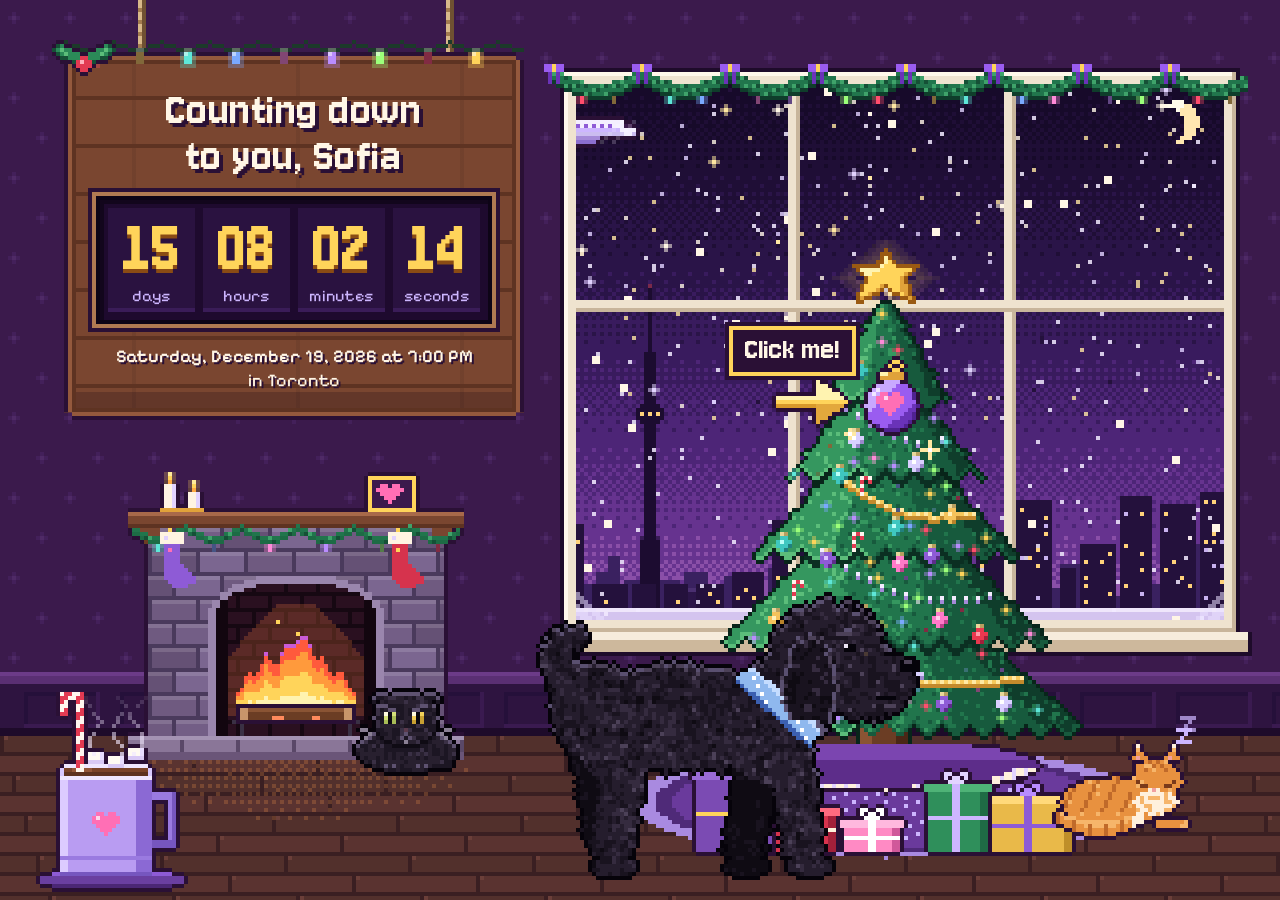
<file: index.html>
<!doctype html>
<html lang="en">
<head>
  <meta charset="UTF-8" />
  <meta name="viewport" content="width=device-width, initial-scale=1.0" />
  <meta name="theme-color" content="#2a1035" />
  <title>For Soficito</title>
  <meta name="description" content="A little pixel Christmas world counting down to December 19 in Toronto." />
  <link rel="icon" href="data:image/svg+xml,%3Csvg xmlns='http://www.w3.org/2000/svg' viewBox='0 0 8 8' shape-rendering='crispEdges'%3E%3Crect x='3' y='0' width='2' height='1' fill='%23ffd45a'/%3E%3Crect x='2' y='1' width='4' height='1' fill='%238e5bd6'/%3E%3Crect x='1' y='2' width='6' height='4' fill='%238e5bd6'/%3E%3Crect x='2' y='6' width='4' height='1' fill='%238e5bd6'/%3E%3Crect x='2' y='2' width='1' height='2' fill='%23cdb6ff'/%3E%3C/svg%3E" />
  <link rel="preconnect" href="https://fonts.googleapis.com" />
  <link rel="preconnect" href="https://fonts.gstatic.com" crossorigin />
  <link href="https://fonts.googleapis.com/css2?family=Jersey+10&family=Pixelify+Sans:wght@400;600&display=swap" rel="stylesheet" />
  <link rel="stylesheet" href="styles.css" />
</head>
<body>
  <main class="scene" id="scene">
    <!-- The room, window, sky, skyline, snow and plane are drawn here. -->
    <canvas class="layer-bg" id="bg" aria-hidden="true"></canvas>

    <section class="sign" id="sign" aria-labelledby="sign-title">
      <canvas class="sign-lights" id="sign-lights" aria-hidden="true"></canvas>
      <div class="sign-face">
        <h1 id="sign-title">Counting down to you, Sofia</h1>
        <div class="display" id="display" role="timer" aria-label="Time left until December 19">
          <div class="unit"><span class="num" id="days">--</span><span class="lbl">days</span></div>
          <div class="unit"><span class="num" id="hours">--</span><span class="lbl">hours</span></div>
          <div class="unit"><span class="num" id="minutes">--</span><span class="lbl">minutes</span></div>
          <div class="unit"><span class="num" id="seconds">--</span><span class="lbl">seconds</span></div>
        </div>
        <p class="finale" id="finale" hidden>You’re finally here! 💜</p>
        <p class="date"><time datetime="2026-12-19T19:00:00-05:00">Saturday, December 19, 2026 at 7:00 PM</time><br />in Toronto</p>
      </div>
      <canvas class="sign-holly" id="sign-holly" aria-hidden="true"></canvas>
    </section>

    <canvas class="fireplace" id="fireplace" aria-hidden="true"></canvas>

    <div class="tree" id="tree">
      <canvas id="tree-canvas" aria-hidden="true"></canvas>
      <canvas class="sparkles" id="sparkles" aria-hidden="true"></canvas>
      <button class="ornament" id="ornament" type="button" aria-haspopup="dialog" aria-controls="surprise">
        <canvas id="ornament-canvas" aria-hidden="true"></canvas>
        <span class="sr-only">Open your Christmas surprise</span>
      </button>
    </div>

    <div class="hint" id="hint" aria-hidden="true">
      <span class="hint-text">Click me!</span>
      <canvas id="arrow-canvas"></canvas>
    </div>

    <button class="pet" id="pet-chai" type="button" aria-label="Chai, the black cat"><canvas aria-hidden="true"></canvas></button>
    <button class="pet" id="pet-sef" type="button" aria-label="Sef, the orange cat"><canvas aria-hidden="true"></canvas></button>
    <button class="pet" id="pet-flash" type="button" aria-label="Flash, the dog"><canvas aria-hidden="true"></canvas></button>
    <p class="pet-tag" id="pet-tag" aria-live="polite"></p>

    <canvas class="mug" id="mug" aria-hidden="true"></canvas>
  </main>

  <canvas class="fx" id="fx" aria-hidden="true"></canvas>

  <dialog class="gift" id="surprise" aria-labelledby="gift-title">
    <div class="gift-box">
      <button class="gift-close" id="gift-close" type="button" aria-label="Close surprise">✕</button>
      <figure class="gift-photo">
        <img src="src/clickable.jpg" width="1200" height="1600" alt="Sofia smiling in sunglasses on a sunny drive" decoding="async" />
      </figure>
      <p class="gift-title" id="gift-title">A little Christmas surprise for you 💜</p>
      <a class="play" href="game.html">Play Sofia’s Christmas Run →</a>
    </div>
  </dialog>

  <script src="pixel.js"></script>
  <script src="script.js"></script>
</body>
</html>
</file>
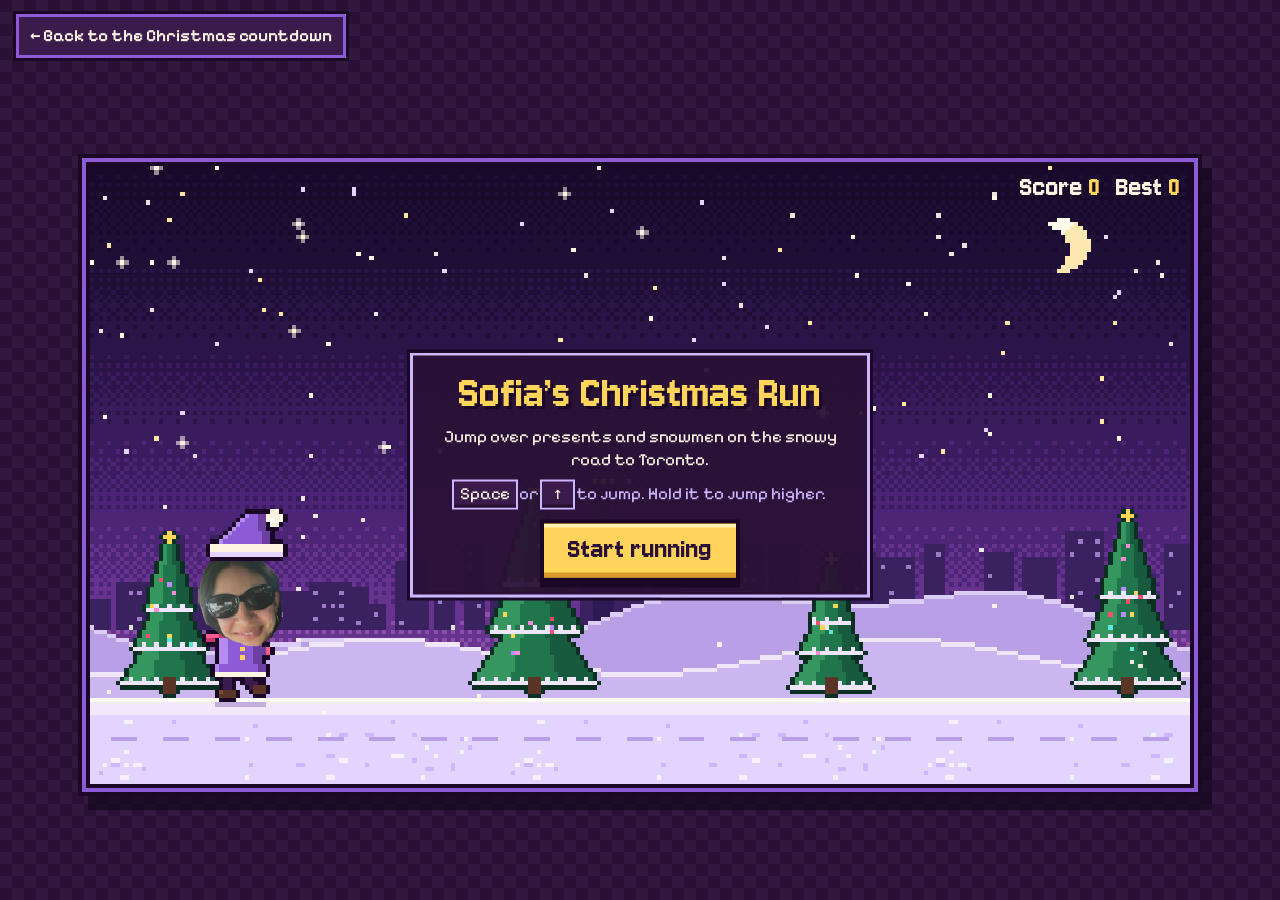
<file: game.html>
<!doctype html>
<html lang="en">
<head>
  <meta charset="UTF-8" />
  <meta name="viewport" content="width=device-width, initial-scale=1.0, viewport-fit=cover" />
  <meta name="theme-color" content="#2a1035" />
  <title>Sofia’s Christmas Run</title>
  <meta name="description" content="Help Sofia run through a snowy Christmas night, jumping over presents and snowmen." />
  <link rel="icon" href="data:image/svg+xml,%3Csvg xmlns='http://www.w3.org/2000/svg' viewBox='0 0 8 8' shape-rendering='crispEdges'%3E%3Crect x='3' y='0' width='2' height='1' fill='%23ffd45a'/%3E%3Crect x='2' y='1' width='4' height='1' fill='%238e5bd6'/%3E%3Crect x='1' y='2' width='6' height='4' fill='%238e5bd6'/%3E%3Crect x='2' y='6' width='4' height='1' fill='%238e5bd6'/%3E%3Crect x='2' y='2' width='1' height='2' fill='%23cdb6ff'/%3E%3C/svg%3E" />
  <link rel="preconnect" href="https://fonts.googleapis.com" />
  <link rel="preconnect" href="https://fonts.gstatic.com" crossorigin />
  <link href="https://fonts.googleapis.com/css2?family=Jersey+10&family=Pixelify+Sans:wght@400;600&display=swap" rel="stylesheet" />
  <link rel="stylesheet" href="game.css" />
</head>
<body>
  <header class="bar">
    <a class="back" href="index.html">← Back to the Christmas countdown</a>
  </header>

  <main class="play-area">
    <div class="stage" id="stage">
      <canvas id="game" aria-label="Sofia’s Christmas Run game" role="img"></canvas>

      <div class="hud" aria-live="off">
        <span>Score <b id="score">0</b></span>
        <span>Best <b id="best">0</b></span>
      </div>

      <section class="panel" id="start-panel" aria-labelledby="start-title">
        <h1 id="start-title">Sofia’s Christmas Run</h1>
        <p>Jump over presents and snowmen on the snowy road to Toronto.</p>
        <p class="keys keys-desk"><span class="key">Space</span> or <span class="key">↑</span> to jump. Hold it to jump higher.</p>
        <p class="keys keys-touch">Tap the game or the Jump button. Hold to jump higher.</p>
        <button class="btn" id="start-btn" type="button">Start running</button>
      </section>

      <section class="panel" id="over-panel" aria-labelledby="over-title" hidden>
        <h2 id="over-title">Oops, a snowman!</h2>
        <p class="result">Score <b id="final-score">0</b></p>
        <p class="new-best" id="new-best" hidden>New best!</p>
        <button class="btn" id="restart-btn" type="button">Run again</button>
        <p class="small">or press Space</p>
      </section>
    </div>

    <button class="jump" id="jump-btn" type="button">Jump</button>
    <p class="status sr-only" id="status" aria-live="polite"></p>
  </main>

  <script src="pixel.js"></script>
  <script src="game.js"></script>
</body>
</html>
</file>
<file: styles.css>
/* Counting down to you, Sofia — pixel Christmas room
   --s is the size of one art pixel in CSS pixels; script.js picks it to fit the screen. */
:root {
  --s: 3px;
  --plum-night: #2a1035;
  --plum: #3b1a4c;
  --plum-deep: #1e0a2e;
  --violet: #8e5bd6;
  --lavender: #cdb6ff;
  --cream: #fff6e6;
  --gold: #ffd45a;
  --gold-deep: #9a5a12;
  --wood: #7a4630;
  --wood-dark: #5e3322;
  --wood-light: #94593d;
  --outline: #2a1035;
  --display: 'Jersey 10', 'Pixelify Sans', ui-monospace, monospace;
  --text: 'Pixelify Sans', ui-monospace, monospace;
  color-scheme: dark;
}

* { box-sizing: border-box; }
[hidden] { display: none !important; }

html, body { margin: 0; }

body {
  background: var(--plum);
  color: var(--cream);
  font-family: var(--text);
  overflow-x: hidden;
  -webkit-font-smoothing: none;
}

html.modal-open, html.modal-open body { overflow: hidden; }

canvas { display: block; image-rendering: pixelated; image-rendering: crisp-edges; }

.sr-only {
  position: absolute; width: 1px; height: 1px; padding: 0; margin: -1px;
  overflow: hidden; clip: rect(0 0 0 0); white-space: nowrap; border: 0;
}

.scene {
  position: relative;
  width: 100%;
  min-height: 100vh;
  overflow: hidden;
}

.layer-bg { position: absolute; inset: 0 auto auto 0; }

/* ---------- The wooden countdown sign ---------- */
.sign {
  position: absolute;
  z-index: 3;
  container-type: inline-size;
  --notch: calc(var(--s) * 2);
}

/* two twisted ropes up to the ceiling */
.sign::before, .sign::after {
  content: '';
  position: absolute;
  bottom: 100%;
  width: var(--s);
  height: var(--rope, 40px);
  background: repeating-linear-gradient(to bottom, #d8b98a 0 calc(var(--s) * 2), #a37c4f calc(var(--s) * 2) calc(var(--s) * 3));
  box-shadow: var(--s) 0 0 #6f5132;
}
.sign::before { left: 16%; }
.sign::after { right: 16%; }

.sign-lights { position: absolute; left: 0; z-index: 2; pointer-events: none; }

.sign-holly { position: absolute; z-index: 2; left: calc(var(--s) * -3); top: calc(var(--s) * -3); pointer-events: none; }

.sign-face {
  position: relative;
  padding: calc(var(--s) * 9) calc(var(--s) * 7) calc(var(--s) * 7);
  text-align: center;
  background-color: var(--wood);
  background-image:
    repeating-linear-gradient(to bottom, transparent 0 calc(var(--s) * 11), var(--wood-dark) calc(var(--s) * 11) calc(var(--s) * 12)),
    repeating-linear-gradient(to right, transparent 0 calc(var(--s) * 17), rgba(0, 0, 0, .07) calc(var(--s) * 17) calc(var(--s) * 18), transparent calc(var(--s) * 18) calc(var(--s) * 41));
  box-shadow:
    inset 0 0 0 var(--s) var(--outline),
    inset 0 0 0 calc(var(--s) * 2) var(--wood-light),
    inset 0 0 0 calc(var(--s) * 3) var(--wood-dark),
    inset 0 calc(var(--s) * -4) 0 calc(var(--s) * 3) rgba(30, 10, 20, .25);
  clip-path: polygon(
    0 var(--notch), var(--notch) var(--notch), var(--notch) 0,
    calc(100% - var(--notch)) 0, calc(100% - var(--notch)) var(--notch), 100% var(--notch),
    100% calc(100% - var(--notch)), calc(100% - var(--notch)) calc(100% - var(--notch)), calc(100% - var(--notch)) 100%,
    var(--notch) 100%, var(--notch) calc(100% - var(--notch)), 0 calc(100% - var(--notch)));
}

.sign h1 {
  margin: 0 0 calc(var(--s) * 4);
  font-family: var(--display);
  font-weight: 400;
  font-size: clamp(30px, 10.5cqi, 60px);
  line-height: .95;
  letter-spacing: .01em;
  color: var(--cream);
  text-shadow: var(--s) var(--s) 0 var(--outline);
  text-wrap: balance;
}

.display {
  display: grid;
  grid-template-columns: repeat(4, 1fr);
  gap: calc(var(--s) * 2);
  padding: calc(var(--s) * 3);
  background: var(--plum-deep);
  box-shadow:
    inset 0 0 0 var(--s) #0d0416,
    inset var(--s) var(--s) 0 calc(var(--s) * 1) #12061c,
    0 0 0 var(--s) #b07a52,
    0 0 0 calc(var(--s) * 2) var(--outline);
  margin: 0 calc(var(--s) * 1);
}

.unit {
  display: flex;
  flex-direction: column;
  align-items: center;
  padding: calc(var(--s) * 2) 0 calc(var(--s) * 1.5);
  background: #2a1240;
  box-shadow: inset 0 calc(var(--s) * -1) 0 #3a1c58;
}

.num {
  font-family: var(--display);
  font-size: clamp(44px, 17cqi, 104px);
  line-height: .82;
  color: var(--gold);
  text-shadow: 0 var(--s) 0 #8a4b14;
  font-variant-numeric: tabular-nums;
}

.lbl {
  margin-top: calc(var(--s) * 1.5);
  font-size: clamp(13px, 3.5cqi, 18px);
  color: var(--lavender);
  letter-spacing: .02em;
}

.finale {
  margin: calc(var(--s) * 2) 0 0;
  padding: calc(var(--s) * 4) calc(var(--s) * 2);
  font-family: var(--display);
  font-size: clamp(36px, 12cqi, 76px);
  line-height: 1;
  color: var(--gold);
  text-shadow: var(--s) var(--s) 0 var(--outline);
  background: var(--plum-deep);
  box-shadow: 0 0 0 var(--s) #b07a52, 0 0 0 calc(var(--s) * 2) var(--outline);
}
.sign.is-here .finale { animation: cheer 1.2s steps(2) infinite; }
@keyframes cheer { 50% { transform: translateY(calc(var(--s) * -1)); } }

.date {
  margin: calc(var(--s) * 5) 0 0;
  font-size: clamp(15px, 3.9cqi, 20px);
  line-height: 1.35;
  color: var(--cream);
  text-shadow: calc(var(--s) * .5) calc(var(--s) * .5) 0 var(--outline);
}
.date time { font-weight: 600; }

/* ---------- Tree, ornament, arrow ---------- */
.tree { position: absolute; z-index: 2; }
.tree > canvas:first-child { position: relative; }
.sparkles { position: absolute; pointer-events: none; z-index: 3; }

.ornament {
  position: absolute;
  z-index: 4;
  /* the button is larger than the sprite so it is easy to tap */
  left: calc(var(--ox) - 12px);
  top: calc(var(--oy) - 10px);
  width: calc(var(--ow) + 24px);
  height: calc(var(--oh) + 20px);
  min-width: 48px; min-height: 48px;
  display: grid;
  place-items: center;
  padding: 0;
  border: 0;
  background: none;
  cursor: pointer;
  -webkit-tap-highlight-color: transparent;
}
.ornament canvas { animation: sway 2.4s steps(1) infinite; }
.ornament:hover canvas, .ornament:focus-visible canvas { filter: brightness(1.18) saturate(1.1); }
.ornament:focus-visible {
  outline: calc(var(--s)) dashed var(--gold);
  outline-offset: 0;
}
@keyframes sway {
  0%, 100% { transform: translateY(0); }
  50% { transform: translateY(var(--s)); }
}

.hint {
  position: absolute;
  z-index: 4;
  display: flex;
  flex-direction: column;
  align-items: flex-end;
  cursor: pointer;
  user-select: none;
}
.hint canvas { animation: nudge 1s steps(1) infinite; }
.hint-text {
  position: absolute;
  right: 0;
  bottom: 100%;
  margin-bottom: calc(var(--s) * 1);
  padding: calc(var(--s) * 1) calc(var(--s) * 3) calc(var(--s) * 1.5);
  font-family: var(--display);
  font-size: max(22px, calc(var(--s) * 8));
  line-height: 1;
  white-space: nowrap;
  color: var(--cream);
  background: var(--plum-night);
  box-shadow: 0 0 0 var(--s) var(--gold), 0 0 0 calc(var(--s) * 2) var(--outline);
}
@keyframes nudge {
  0%, 100% { transform: translateX(0); }
  50% { transform: translateX(calc(var(--s) * 2)); }
}

.fireplace { position: absolute; z-index: 2; pointer-events: none; }

/* ---------- Pets ---------- */
.pet {
  position: absolute;
  z-index: 4;
  display: block;
  padding: 0;
  border: 0;
  background: none;
  cursor: pointer;
  -webkit-tap-highlight-color: transparent;
}
.pet:focus-visible { outline: var(--s) dashed var(--gold); outline-offset: var(--s); }
.pet canvas.flip { transform: scaleX(-1); }
#pet-flash { z-index: 5; }

.pet-tag {
  position: absolute;
  z-index: 6;
  margin: 0;
  padding: calc(var(--s) * 1) calc(var(--s) * 3) calc(var(--s) * 1.5);
  font-family: var(--display);
  font-size: max(20px, calc(var(--s) * 7));
  line-height: 1;
  white-space: nowrap;
  color: var(--cream);
  background: var(--plum-night);
  box-shadow: 0 0 0 var(--s) var(--lavender), 0 0 0 calc(var(--s) * 2) var(--outline);
  transform: translateX(-50%);
  pointer-events: none;
  opacity: 0;
  visibility: hidden;
}
.pet-tag.show { opacity: 1; visibility: visible; animation: tag-pop .24s steps(2) both; }
.pet-tag::after {
  content: '';
  position: absolute;
  left: 50%;
  top: 100%;
  width: calc(var(--s) * 2);
  height: calc(var(--s) * 2);
  margin-left: calc(var(--s) * -1);
  background: var(--lavender);
  box-shadow: 0 var(--s) 0 var(--outline);
}
@keyframes tag-pop { from { transform: translate(-50%, calc(var(--s) * 2)); } to { transform: translateX(-50%); } }

.mug { position: absolute; z-index: 5; pointer-events: none; }

.fx { position: fixed; inset: 0 auto auto 0; z-index: 6; pointer-events: none; }

/* ---------- Surprise popup ---------- */
.gift {
  width: min(92vw, 520px);
  max-height: 94vh;
  max-height: 94dvh;
  padding: 0;
  border: 0;
  background: transparent;
  color: var(--cream);
  overflow: visible;
}
.gift::backdrop {
  background-color: rgba(23, 8, 36, .82);
  background-image: radial-gradient(rgba(205, 182, 255, .14) 1px, transparent 1.5px);
  background-size: 18px 18px;
}
.gift[open] { animation: unwrap .32s steps(3) both; }
@keyframes unwrap {
  from { transform: translateY(24px) scale(.94); opacity: 0; }
  to { transform: none; opacity: 1; }
}

.gift-box {
  --gs: 4px;
  position: relative;
  display: flex;
  flex-direction: column;
  align-items: center;
  gap: 14px;
  max-height: inherit;
  padding: 30px 22px 24px;
  background-color: #4a2370;
  box-shadow:
    inset 0 0 0 var(--gs) #2a1035,
    inset 0 0 0 calc(var(--gs) * 2) #8e5bd6,
    inset 0 0 0 calc(var(--gs) * 3) #2a1035,
    0 0 0 var(--gs) #2a1035,
    var(--gs) calc(var(--gs) * 3) 0 var(--gs) rgba(10, 2, 20, .55);
}

.gift-close {
  position: absolute;
  top: 8px;
  right: 8px;
  width: 48px;
  height: 48px;
  display: grid;
  place-items: center;
  padding: 0;
  border: 0;
  font-family: var(--text);
  font-size: 22px;
  font-weight: 600;
  color: var(--cream);
  background: #2a1035;
  box-shadow: inset 0 0 0 4px #cdb6ff, inset 0 0 0 8px #2a1035;
  cursor: pointer;
}
.gift-close:hover { background: #5d2d8a; }
.gift-close:focus-visible, .play:focus-visible { outline: 4px dashed var(--gold); outline-offset: 4px; }

.gift-photo {
  margin: 8px 0 0;
  padding: 10px 10px 12px;
  background: var(--cream);
  box-shadow: 0 0 0 4px #2a1035, 6px 6px 0 4px rgba(10, 2, 20, .4);
  min-height: 0;
  display: flex;
}
.gift-photo img {
  display: block;
  width: auto;
  height: auto;
  max-width: min(76vw, 400px);
  max-height: min(52vh, 520px);
  max-height: min(52dvh, 520px);
  object-fit: contain;
  background: #e9dcc6;
}

.gift-title {
  margin: 4px 0 0;
  font-family: var(--display);
  font-size: clamp(26px, 7vw, 36px);
  line-height: 1;
  text-align: center;
  color: var(--cream);
  text-shadow: 3px 3px 0 #2a1035;
}

.play {
  display: inline-block;
  padding: 14px 22px 16px;
  font-family: var(--display);
  font-size: clamp(24px, 6.4vw, 32px);
  line-height: 1;
  color: #2a1035;
  text-decoration: none;
  background: var(--gold);
  box-shadow:
    inset 0 -6px 0 #d99a2b,
    inset 0 4px 0 #fff3b0,
    0 0 0 4px #2a1035,
    0 8px 0 4px #2a1035;
  transition: transform .08s steps(1);
}
.play:hover { background: #ffe07e; }
.play:active { transform: translateY(4px); box-shadow: inset 0 -6px 0 #d99a2b, inset 0 4px 0 #fff3b0, 0 0 0 4px #2a1035, 0 4px 0 4px #2a1035; }

@media (max-height: 560px) {
  .gift-photo img { max-height: 40vh; }
  .gift-box { gap: 10px; padding-top: 22px; }
}

/* ---------- Reduced motion ---------- */
@media (prefers-reduced-motion: reduce) {
  *, *::before, *::after { animation: none !important; transition: none !important; }
}
</file>
<file: game.css>
:root {
  --plum-night: #2a1035;
  --plum: #3b1a4c;
  --violet: #8e5bd6;
  --lavender: #cdb6ff;
  --cream: #fff6e6;
  --gold: #ffd45a;
  --outline: #1a0826;
  --display: 'Jersey 10', 'Pixelify Sans', ui-monospace, monospace;
  --text: 'Pixelify Sans', ui-monospace, monospace;
  color-scheme: dark;
}

* { box-sizing: border-box; }

html, body { margin: 0; min-height: 100%; }

body {
  min-height: 100vh;
  min-height: 100dvh;
  display: flex;
  flex-direction: column;
  background-color: var(--plum-night);
  background-image:
    linear-gradient(45deg, rgba(205, 182, 255, .05) 25%, transparent 25% 75%, rgba(205, 182, 255, .05) 75%),
    linear-gradient(45deg, rgba(205, 182, 255, .05) 25%, transparent 25% 75%, rgba(205, 182, 255, .05) 75%);
  background-size: 24px 24px;
  background-position: 0 0, 12px 12px;
  color: var(--cream);
  font-family: var(--text);
}

.sr-only {
  position: absolute; width: 1px; height: 1px; padding: 0; margin: -1px;
  overflow: hidden; clip: rect(0 0 0 0); white-space: nowrap; border: 0;
}

.bar {
  padding: 14px 16px 0;
  padding-top: max(14px, env(safe-area-inset-top));
}

.back {
  display: inline-flex;
  align-items: center;
  min-height: 44px;
  padding: 6px 14px 8px;
  font-size: 17px;
  font-weight: 600;
  color: var(--cream);
  text-decoration: none;
  background: var(--plum);
  box-shadow: inset 0 0 0 3px var(--violet), 0 0 0 3px var(--outline);
}
.back:hover { background: #4a2370; }
.back:focus-visible, .btn:focus-visible, .jump:focus-visible { outline: 4px dashed var(--gold); outline-offset: 4px; }

.play-area {
  flex: 1;
  display: flex;
  flex-direction: column;
  align-items: center;
  justify-content: center;
  gap: 18px;
  padding: 16px 12px 24px;
  padding-bottom: max(24px, env(safe-area-inset-bottom));
}

.stage {
  position: relative;
  width: min(100%, 1100px, calc((100dvh - 170px) * var(--aspect, 1.78)));
  min-width: 280px;
  aspect-ratio: var(--ratio, 256 / 144);
  box-shadow: 0 0 0 4px var(--outline), 0 0 0 8px var(--violet), 0 0 0 12px var(--outline), 10px 14px 0 12px rgba(10, 2, 20, .5);
  touch-action: manipulation;
  user-select: none;
  -webkit-user-select: none;
  -webkit-tap-highlight-color: transparent;
  cursor: pointer;
}

#game {
  display: block;
  width: 100%;
  height: 100%;
  image-rendering: pixelated;
  image-rendering: crisp-edges;
}

.hud {
  position: absolute;
  top: 6px;
  right: 10px;
  display: flex;
  gap: 16px;
  font-family: var(--display);
  font-size: clamp(20px, 3.4vw, 30px);
  line-height: 1;
  color: var(--cream);
  text-shadow: 2px 2px 0 var(--outline);
  pointer-events: none;
}
.hud b { font-weight: 400; color: var(--gold); font-variant-numeric: tabular-nums; }
.hud span.flash b { color: #ffffff; }

.panel {
  position: absolute;
  inset: 50% auto auto 50%;
  transform: translate(-50%, -50%);
  width: min(88%, 460px);
  padding: 18px 20px 20px;
  text-align: center;
  background: rgba(42, 16, 53, .94);
  box-shadow: inset 0 0 0 3px var(--lavender), inset 0 0 0 6px var(--plum-night), 0 0 0 3px var(--outline);
  cursor: default;
}
.panel[hidden] { display: none; }
.panel h1, .panel h2 {
  margin: 0 0 8px;
  font-family: var(--display);
  font-weight: 400;
  font-size: clamp(30px, 6vw, 48px);
  line-height: .95;
  color: var(--gold);
  text-shadow: 3px 3px 0 var(--outline);
}
.panel p { margin: 0 0 10px; font-size: clamp(14px, 2.2vw, 17px); line-height: 1.4; }
.panel .keys { color: var(--lavender); }
.panel .result { font-family: var(--display); font-size: clamp(24px, 4vw, 32px); margin-bottom: 2px; }
.panel .result b { font-weight: 400; color: var(--gold); }
.panel .new-best { color: #ff8ad8; font-weight: 600; }
.panel .small { margin: 10px 0 0; font-size: 14px; color: var(--lavender); }

.key {
  display: inline-block;
  min-width: 1.8em;
  padding: 0 6px 2px;
  color: var(--cream);
  background: var(--plum);
  box-shadow: inset 0 -3px 0 #24102e, 0 0 0 2px var(--lavender);
}

.btn, .jump {
  font-family: var(--display);
  line-height: 1;
  color: var(--plum-night);
  background: var(--gold);
  border: 0;
  cursor: pointer;
  box-shadow: inset 0 -5px 0 #d99a2b, inset 0 4px 0 #fff3b0, 0 0 0 4px var(--outline), 0 6px 0 4px var(--outline);
  touch-action: manipulation;
}
.btn { margin-top: 6px; min-height: 52px; padding: 10px 24px 14px; font-size: clamp(24px, 4vw, 30px); }
.btn:hover, .jump:hover { background: #ffe07e; }
.btn:active, .jump:active { transform: translateY(4px); box-shadow: inset 0 -5px 0 #d99a2b, inset 0 4px 0 #fff3b0, 0 0 0 4px var(--outline), 0 2px 0 4px var(--outline); }

/* big tap control on touch screens */
.jump {
  display: none;
  width: min(100%, 520px);
  min-height: 84px;
  font-size: 40px;
  -webkit-tap-highlight-color: transparent;
  user-select: none;
  -webkit-user-select: none;
}
.keys-touch { display: none; }
@media (pointer: coarse), (max-width: 700px) {
  .jump { display: block; }
  .stage { width: min(100%, 1100px, calc((100dvh - 290px) * var(--aspect, 1.78))); }
}
@media (pointer: coarse) {
  .keys-desk { display: none; }
  .keys-touch { display: block; }
}
@media (max-width: 520px) {
  .panel { width: 92%; padding: 12px 12px 14px; }
  .panel p { font-size: 14px; margin-bottom: 8px; }
  .btn { min-height: 48px; padding: 8px 18px 12px; }
  .hud { top: 4px; right: 8px; gap: 10px; }
}

@media (prefers-reduced-motion: reduce) {
  .btn:active, .jump:active { transform: none; }
}
</file>
